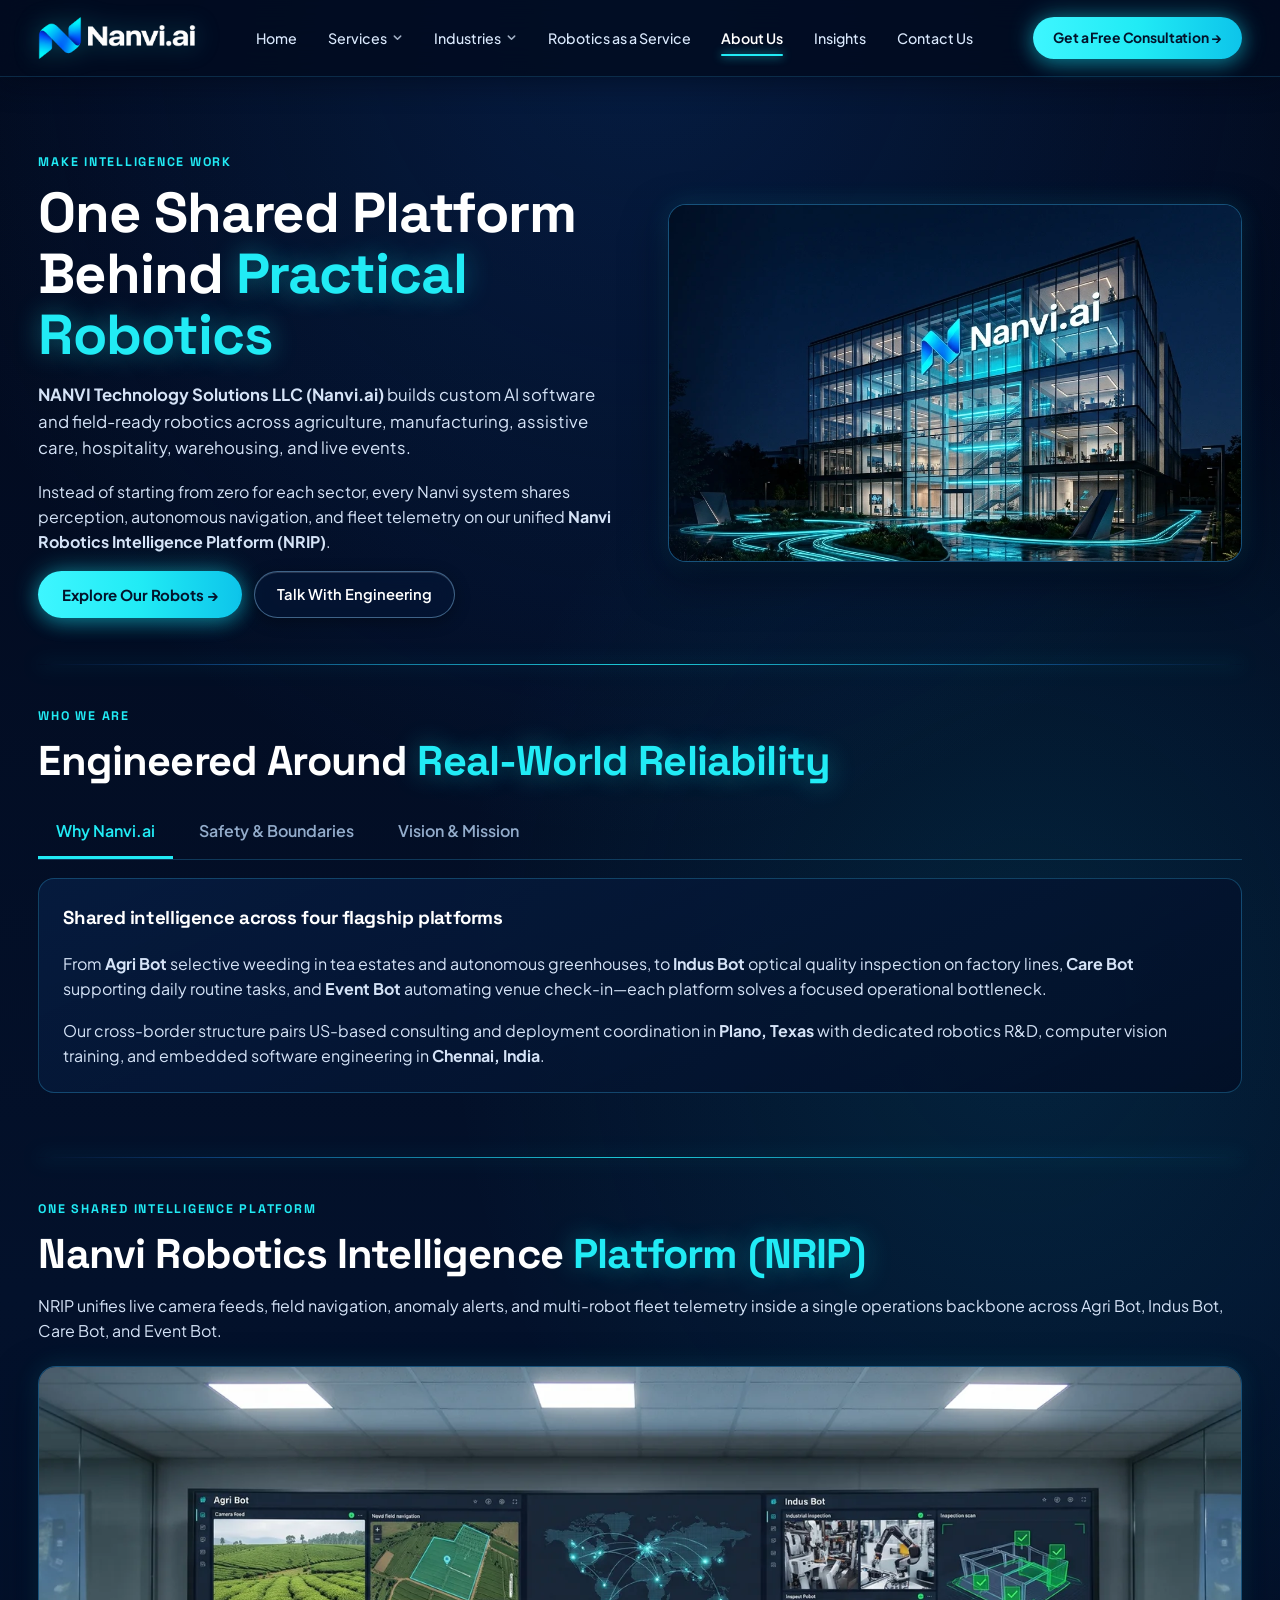
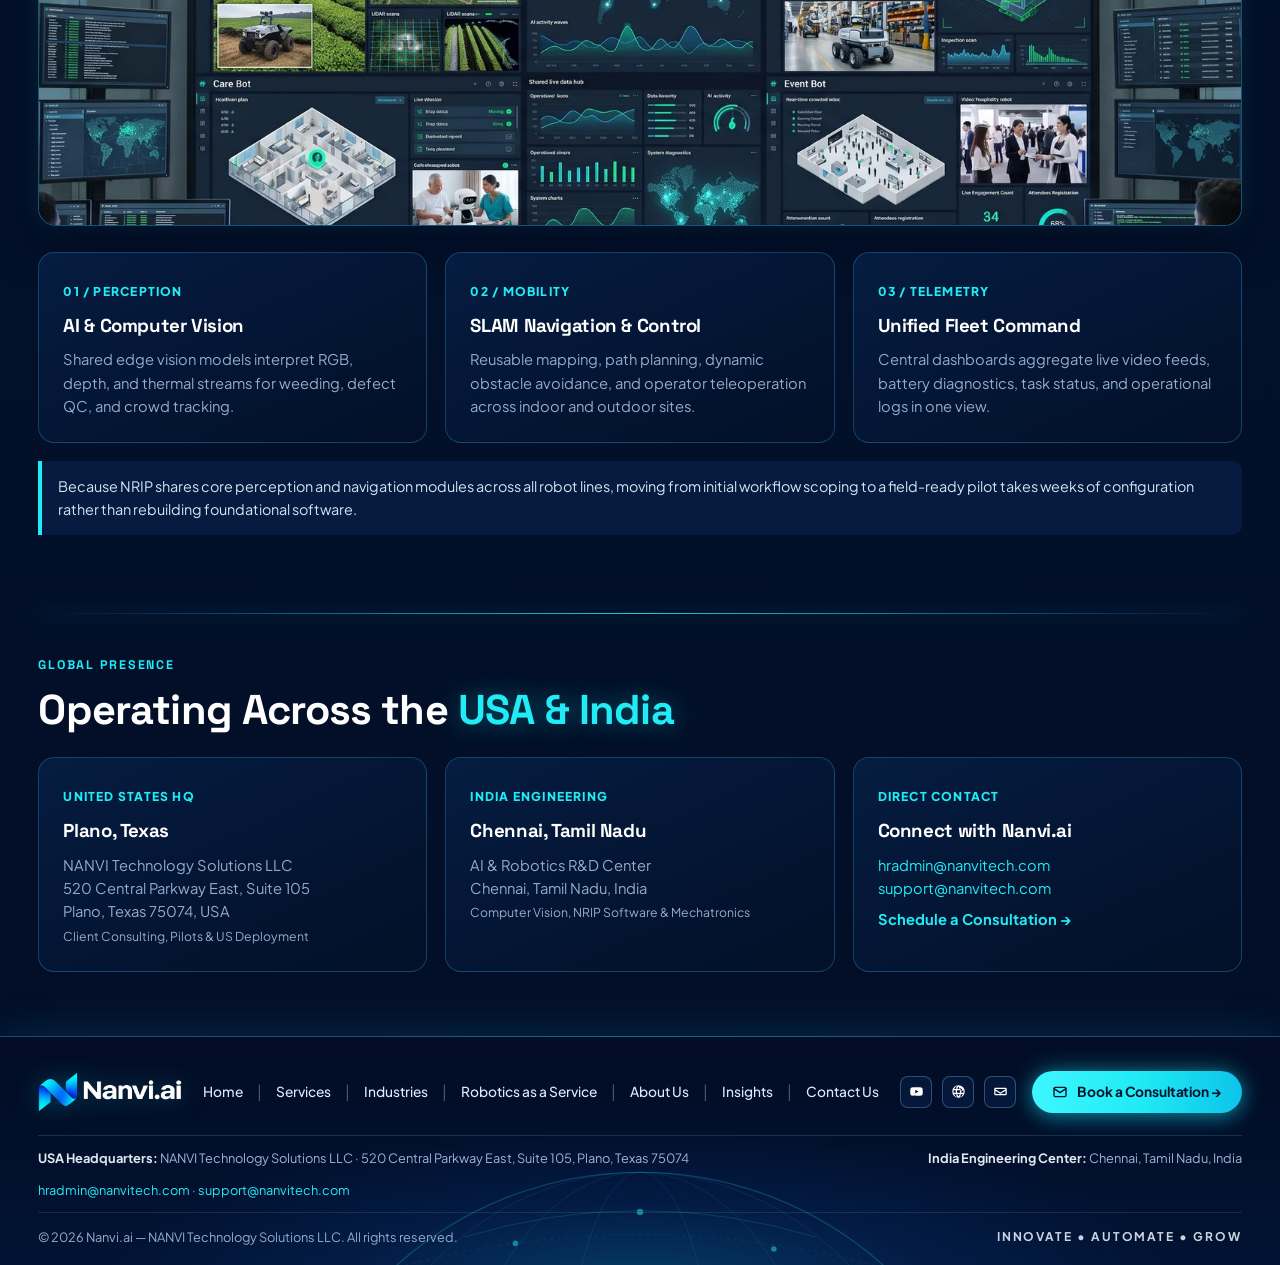
<file: static/about.html>
<!DOCTYPE html>
<html lang="en">

<head>
  <link rel="icon" type="image/png" href="images/favicon.png?v=20261124c">
  <meta charset="utf-8">
  <meta name="viewport" content="width=device-width, initial-scale=1">
  <title>About Nanvi.ai — NRIP Platform, US &amp; India Hubs | NANVI Technology Solutions LLC</title>
  <meta name="description"
    content="Learn about NANVI Technology Solutions LLC (Nanvi.ai), our Plano TX headquarters, Chennai AI & Robotics R&D center, safety-first robotics principles, and NRIP.">
  <link rel="preconnect" href="https://fonts.googleapis.com">
  <link rel="preconnect" href="https://fonts.gstatic.com" crossorigin>
  <link rel="stylesheet" href="https://fonts.googleapis.com/css2?family=Space+Grotesk:wght@500;600;700&family=Plus+Jakarta+Sans:wght@400;500;600;700&family=Playfair+Display:ital,wght@1,500;1,600&family=JetBrains+Mono:wght@500;700&display=swap">
  <link rel="stylesheet" href="site.css?v=20261124b">
</head>

<body>
  <main class="page-wrap">
    <section class="page-hero">
      <div>
        <span class="eyebrow">Make Intelligence Work</span>
        <h1>One Shared Platform Behind <span>Practical Robotics</span></h1>
        <p class="lead"><strong>NANVI Technology Solutions LLC (Nanvi.ai)</strong> builds custom AI software and
          field-ready robotics across agriculture, manufacturing, assistive care, hospitality, warehousing, and live
          events.</p>
        <p>Instead of starting from zero for each sector, every Nanvi system shares perception, autonomous navigation,
          and fleet telemetry on our unified <strong>Nanvi Robotics Intelligence Platform (NRIP)</strong>.</p>
        <div style="display:flex;gap:12px;flex-wrap:wrap;margin-top:16px;">
          <a class="btn-cyan" href="projects.html">Explore Our Robots &rarr;</a>
          <a class="btn-glass" href="contact.html">Talk With Engineering</a>
        </div>
      </div>
      <div class="media-frame">
        <img src="images/about-nanvi-hq.webp" alt="Nanvi.ai futuristic glass corporate headquarters">
      </div>
    </section>

    <div class="energy-divider" aria-hidden="true"></div>

    <section class="content-section" aria-labelledby="about-tabs-heading">
      <span class="eyebrow">Who We Are</span>
      <h2 id="about-tabs-heading">Engineered Around <span>Real-World Reliability</span></h2>
      <div class="tabs" role="tablist" aria-label="About Nanvi.ai">
        <button id="tab-about" type="button" role="tab" aria-selected="true" aria-controls="panel-about" data-tab>Why
          Nanvi.ai</button>
        <button id="tab-safety" type="button" role="tab" aria-selected="false" aria-controls="panel-safety" data-tab
          tabindex="-1">Safety &amp; Boundaries</button>
        <button id="tab-mission" type="button" role="tab" aria-selected="false" aria-controls="panel-mission" data-tab
          tabindex="-1">Vision &amp; Mission</button>
      </div>
      <div class="tab-panel" id="panel-about" role="tabpanel" aria-labelledby="tab-about" data-tab-panel>
        <h3>Shared intelligence across four flagship platforms</h3>
        <p>From <strong>Agri Bot</strong> selective weeding in tea estates and autonomous greenhouses, to <strong>Indus
            Bot</strong> optical quality inspection on factory lines, <strong>Care Bot</strong> supporting daily routine
          tasks, and <strong>Event Bot</strong> automating venue check-in—each platform solves a focused operational
          bottleneck.</p>
        <p>Our cross-border structure pairs US-based consulting and deployment coordination in <strong>Plano,
            Texas</strong> with dedicated robotics R&amp;D, computer vision training, and embedded software engineering
          in
          <strong>Chennai, India</strong>.
        </p>
      </div>
      <div class="tab-panel" id="panel-safety" role="tabpanel" aria-labelledby="tab-safety" data-tab-panel hidden>
        <h3>Transparent human-in-the-loop safety boundaries</h3>
        <p>Practical autonomy requires knowing what a robot should—and should never—do. Every mobile platform uses LiDAR
          and optical obstacle envelopes around people, while industrial cells include hardware/software emergency stops
          and human override telemetry.</p>
        <p>In healthcare and rehabilitation settings, <strong>Care Bot</strong> strictly handles non-clinical support
          such as item fetching, schedule reminders, and supply transport—it never lifts patients, administers
          medication, or makes medical decisions.</p>
      </div>
      <div class="tab-panel" id="panel-mission" role="tabpanel" aria-labelledby="tab-mission" data-tab-panel hidden>
        <h3>Smarter Solutions. A Better Tomorrow.</h3>
        <p><strong>Our Vision:</strong> A future where responsible AI and accessible robotics remove hazardous,
          repetitive drudgery so human teams can focus on craft, strategy, and direct care.</p>
        <p><strong>Our Mission:</strong> Deliver reliable, modular AI software and autonomous robotics—available as
          custom
          enterprise builds or flexible Robotics-as-a-Service (RaaS)—through close engineering partnership.</p>
      </div>
    </section>

    <div class="energy-divider" aria-hidden="true"></div>

    <section class="content-section" id="nrip">
      <span class="eyebrow">One Shared Intelligence Platform</span>
      <h2>Nanvi Robotics Intelligence <span>Platform (NRIP)</span></h2>
      <p class="lead">NRIP unifies live camera feeds, field navigation, anomaly alerts, and multi-robot fleet telemetry
        inside a single operations backbone across Agri Bot, Indus Bot, Care Bot, and Event Bot.</p>
      <div class="media-frame" style="margin: 22px 0 26px;">
        <img src="images/Gemini_Generated_Image_k6mq1qk6mq1qk6mq.webp"
          alt="Nanvi Robotics Intelligence Platform (NRIP) command wall monitoring Agri Bot, Indus Bot, Care Bot, and Event Bot">
      </div>
      <div class="value-grid">
        <article class="value-card">
          <span class="service-number">01 / PERCEPTION</span>
          <h3>AI &amp; Computer Vision</h3>
          <p>Shared edge vision models interpret RGB, depth, and thermal streams for weeding, defect QC, and crowd
            tracking.</p>
        </article>
        <article class="value-card">
          <span class="service-number">02 / MOBILITY</span>
          <h3>SLAM Navigation &amp; Control</h3>
          <p>Reusable mapping, path planning, dynamic obstacle avoidance, and operator teleoperation across indoor and
            outdoor sites.</p>
        </article>
        <article class="value-card">
          <span class="service-number">03 / TELEMETRY</span>
          <h3>Unified Fleet Command</h3>
          <p>Central dashboards aggregate live video feeds, battery diagnostics, task status, and operational logs in
            one
            view.</p>
        </article>
      </div>
      <p class="portfolio-note">Because NRIP shares core perception and navigation modules across all robot lines,
        moving from initial workflow scoping to a field-ready pilot takes weeks of configuration rather than rebuilding
        foundational software.</p>
    </section>

    <div class="energy-divider" aria-hidden="true"></div>

    <section class="content-section" aria-labelledby="offices-heading">
      <span class="eyebrow">Global Presence</span>
      <h2 id="offices-heading">Operating Across the <span>USA &amp; India</span></h2>
      <div class="value-grid">
        <article class="value-card">
          <span class="service-number">UNITED STATES HQ</span>
          <h3>Plano, Texas</h3>
          <p>NANVI Technology Solutions LLC<br>520 Central Parkway East, Suite 105<br>Plano, Texas 75074, USA<br><small
              style="color:var(--muted);">Client Consulting, Pilots &amp; US Deployment</small></p>
        </article>
        <article class="value-card">
          <span class="service-number">INDIA ENGINEERING</span>
          <h3>Chennai, Tamil Nadu</h3>
          <p>AI &amp; Robotics R&amp;D Center<br>Chennai, Tamil Nadu, India<br><small
              style="color:var(--muted);">Computer Vision, NRIP Software &amp; Mechatronics</small></p>
        </article>
        <article class="value-card">
          <span class="service-number">DIRECT CONTACT</span>
          <h3>Connect with Nanvi.ai</h3>
          <p><a href="mailto:hradmin@nanvitech.com">hradmin@nanvitech.com</a><br><a
              href="mailto:support@nanvitech.com">support@nanvitech.com</a><br><a href="contact.html"
              style="display:inline-block;margin-top:8px;font-weight:700;">Schedule a Consultation &rarr;</a></p>
        </article>
      </div>
    </section>
  </main>
  <script src="site.js?v=20261124c"></script>
</body>

</html>
</file>
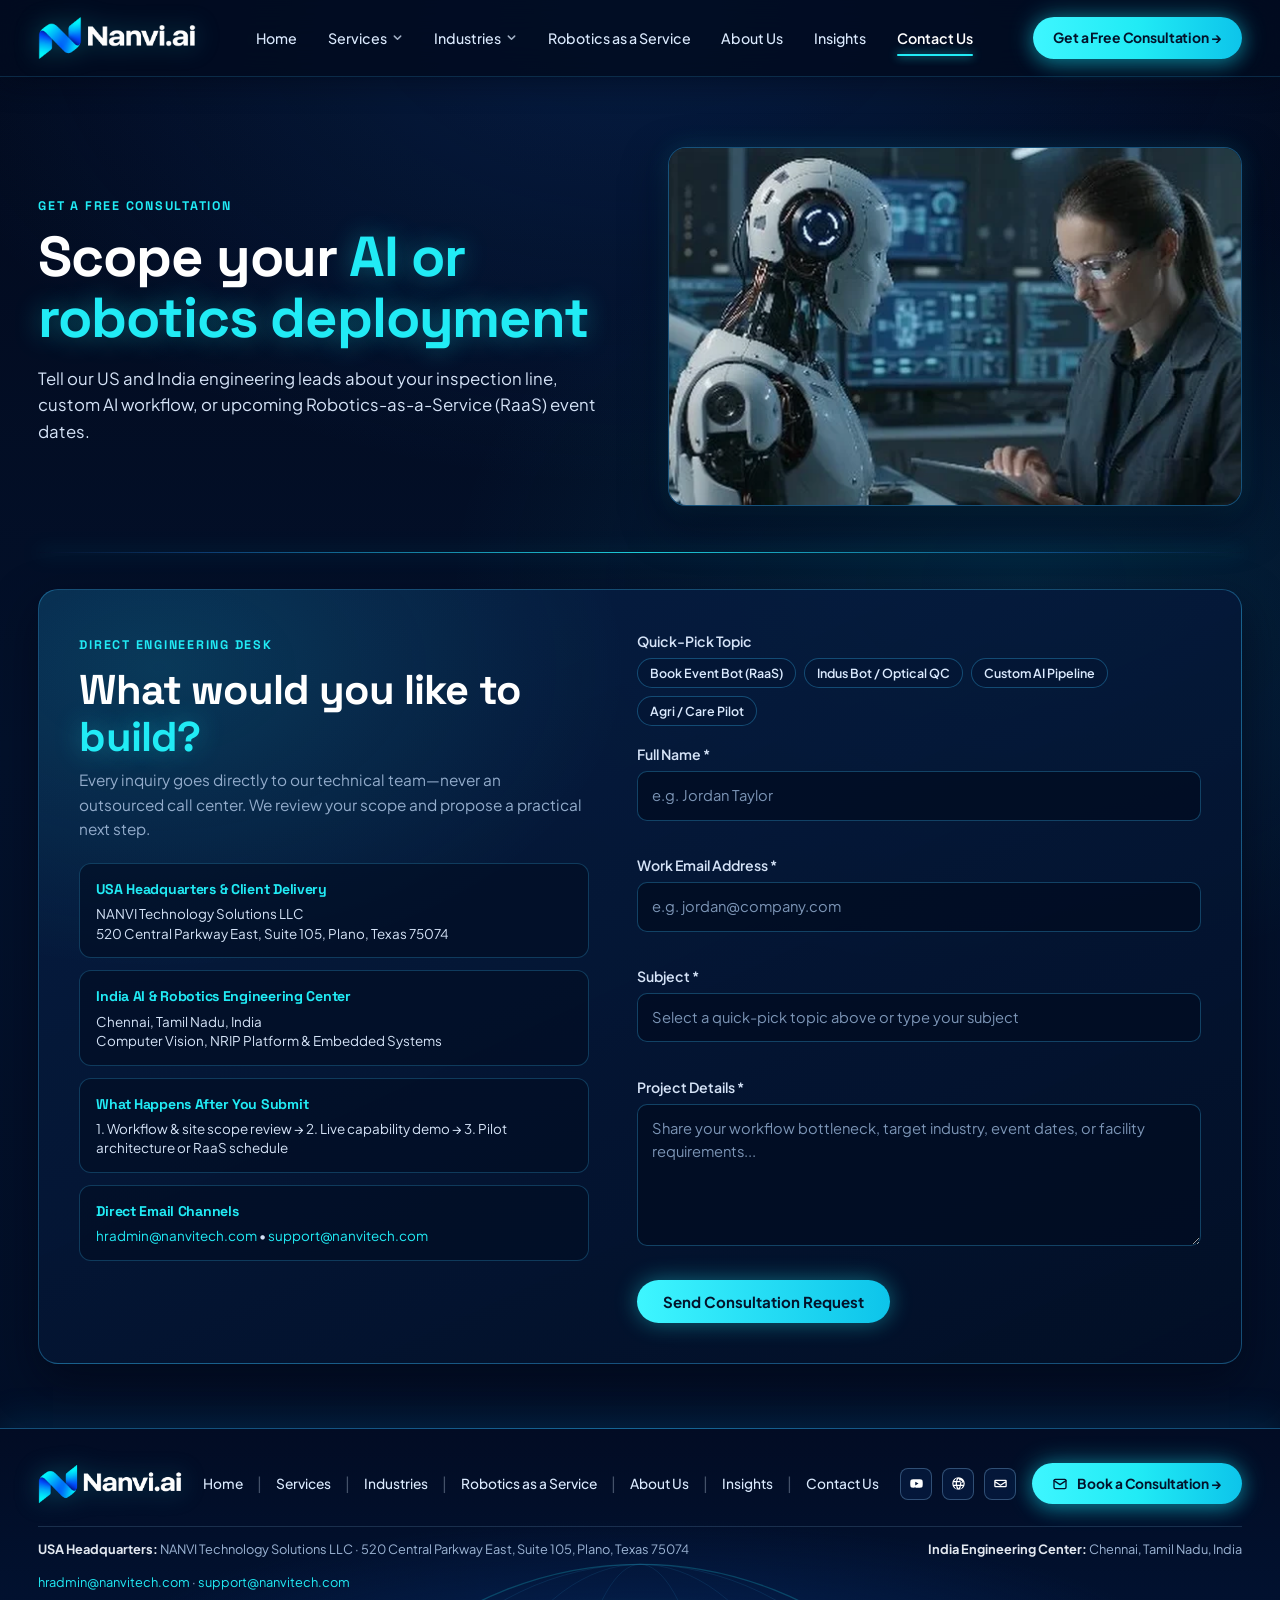
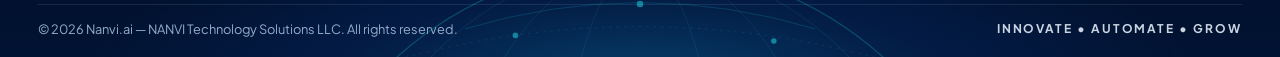
<file: static/contact.html>
<!DOCTYPE html>
<html lang="en">

<head>
  <link rel="icon" type="image/png" href="images/favicon.png?v=20261124c">
  <meta charset="utf-8">
  <meta name="viewport" content="width=device-width, initial-scale=1">
  <title>Contact Us — Free Consultation &amp; RaaS Booking | Nanvi.ai</title>
  <meta name="description"
    content="Request a free consultation with NANVI Technology Solutions LLC (Nanvi.ai) for custom AI pipelines, industrial robotics pilots, or Event Bot RaaS rentals.">
  <link rel="preconnect" href="https://fonts.googleapis.com">
  <link rel="preconnect" href="https://fonts.gstatic.com" crossorigin>
  <link rel="stylesheet" href="https://fonts.googleapis.com/css2?family=Space+Grotesk:wght@500;600;700&family=Plus+Jakarta+Sans:wght@400;500;600;700&family=Playfair+Display:ital,wght@1,500;1,600&family=JetBrains+Mono:wght@500;700&display=swap">
  <link rel="stylesheet" href="site.css?v=20261124b">
</head>

<body>
  <main class="page-wrap">
    <section class="page-hero">
      <div>
        <span class="eyebrow">Get a Free Consultation</span>
        <h1>Scope your <span>AI or robotics deployment</span></h1>
        <p class="lead">Tell our US and India engineering leads about your inspection line, custom AI workflow, or
          upcoming Robotics-as-a-Service (RaaS) event dates.</p>
      </div>
      <div class="media-frame">
        <video autoplay muted loop playsinline preload="metadata" poster="images/thumbs/humanoid-engineer-tablet.webp">
          <source src="videos/humanoid-engineer-tablet.mp4" type="video/mp4">
        </video>
      </div>
    </section>

    <div class="energy-divider" aria-hidden="true"></div>

    <section class="content-section" id="contact-section">
      <div class="contact-glass-panel">
        <div>
          <span class="eyebrow">Direct Engineering Desk</span>
          <h2>What would you like to <span>build?</span></h2>
          <p class="section-sub">Every inquiry goes directly to our technical team—never an outsourced call center. We
            review your scope and propose a practical next step.</p>

          <div class="office-badges">
            <div class="office-mini-card">
              <h4>USA Headquarters &amp; Client Delivery</h4>
              <p>NANVI Technology Solutions LLC<br>520 Central Parkway East, Suite 105, Plano, Texas 75074</p>
            </div>
            <div class="office-mini-card">
              <h4>India AI &amp; Robotics Engineering Center</h4>
              <p>Chennai, Tamil Nadu, India<br>Computer Vision, NRIP Platform &amp; Embedded Systems</p>
            </div>
            <div class="office-mini-card">
              <h4>What Happens After You Submit</h4>
              <p>1. Workflow &amp; site scope review &rarr; 2. Live capability demo &rarr; 3. Pilot architecture or RaaS
                schedule</p>
            </div>
            <div class="office-mini-card">
              <h4>Direct Email Channels</h4>
              <p><a href="mailto:hradmin@nanvitech.com">hradmin@nanvitech.com</a> &bull; <a
                  href="mailto:support@nanvitech.com">support@nanvitech.com</a></p>
            </div>
          </div>
        </div>

        <form class="contact-form" id="contact-form" novalidate>
          <!-- Honeypot anti-spam trap (invisible to human users) -->
          <div class="hp-field" aria-hidden="true">
            <label for="contact-website">Website URL (leave blank)</label>
            <input id="contact-website" name="website" type="text" tabindex="-1" autocomplete="off">
          </div>

          <div class="form-group">
            <label>Quick-Pick Topic</label>
            <div class="subject-chips" role="group" aria-label="Quick select inquiry topic">
              <button type="button" class="subject-chip"
                data-subject-fill="Robotics as a Service (RaaS) Event Booking">Book
                Event Bot (RaaS)</button>
              <button type="button" class="subject-chip"
                data-subject-fill="Indus Bot Optical QC & Factory Automation">Indus
                Bot / Optical QC</button>
              <button type="button" class="subject-chip" data-subject-fill="Custom AI Software & Vision Pipeline">Custom
                AI
                Pipeline</button>
              <button type="button" class="subject-chip" data-subject-fill="Agri Bot or Care Bot Pilot Enquiry">Agri /
                Care Pilot</button>
            </div>
          </div>

          <div class="form-group">
            <label for="contact-name">Full Name * <span class="req" aria-hidden="true"></span></label>
            <input id="contact-name" name="name" type="text" maxlength="100" autocomplete="name"
              placeholder="e.g. Jordan Taylor" required aria-describedby="err-name">
            <span class="field-error" id="err-name" role="alert" aria-live="polite"></span>
          </div>

          <div class="form-group">
            <label for="contact-email">Work Email Address * <span class="req" aria-hidden="true"></span></label>
            <input id="contact-email" name="email" type="email" maxlength="254" autocomplete="email"
              placeholder="e.g. jordan@company.com" required aria-describedby="err-email">
            <span class="field-error" id="err-email" role="alert" aria-live="polite"></span>
          </div>

          <div class="form-group">
            <label for="contact-subject">Subject * <span class="req" aria-hidden="true"></span></label>
            <input id="contact-subject" name="subject" type="text" maxlength="150"
              placeholder="Select a quick-pick topic above or type your subject" required
              aria-describedby="err-subject">
            <span class="field-error" id="err-subject" role="alert" aria-live="polite"></span>
          </div>

          <div class="form-group">
            <label for="contact-message">Project Details * <span class="req" aria-hidden="true"></span></label>
            <textarea id="contact-message" name="message" rows="5" maxlength="5000"
              placeholder="Share your workflow bottleneck, target industry, event dates, or facility requirements..."
              required aria-describedby="err-message"></textarea>
            <span class="field-error" id="err-message" role="alert" aria-live="polite"></span>
          </div>

          <div class="form-actions">
            <button type="submit" id="contact-submit" class="contact-submit-btn">
              <span class="btn-text">Send Consultation Request</span>
              <span class="btn-spinner" aria-hidden="true"></span>
            </button>
          </div>

          <div id="contact-alert" class="form-alert" role="alert" aria-live="polite" hidden></div>
        </form>
      </div>
    </section>
  </main>
  <script src="site.js?v=20261124c"></script>
</body>

</html>
</file>
<file: static/site.css>
:root {
  --bg-void: #02091c;
  --bg-deep: #031029;
  --bg-band: #021333;
  --bg-footer: #011230;
  --card-top: rgba(8, 36, 78, 0.72);
  --card-bot: rgba(3, 18, 45, 0.88);
  --card-hover-top: rgba(13, 55, 114, 0.86);
  --card-hover-bot: rgba(5, 27, 65, 0.94);

  --text: #ffffff;
  --text-soft: #d5e3f7;
  --muted: #93accb;

  --cyan: #21ebf5;
  --cyan-bright: #3ef6ff;
  --cyan-mid: #0dc4ea;
  --blue-glow: #1d6ef5;
  --btn-text: #03132b;

  --border: rgba(56, 189, 248, 0.28);
  --border-bright: rgba(33, 235, 245, 0.65);

  /* Compatibility aliases for subpages & inline scripts */
  --bg: #02091c;
  --card: rgba(6, 28, 62, 0.78);
  --a: #21ebf5;
  --b: #0ea5e9;
  --line: rgba(56, 189, 248, 0.26);

  --container-max: 1360px;
  --gutter: clamp(16px, 3vw, 40px);
  --radius-card: 16px;
  --radius-pill: 999px;

  --font-display: "Space Grotesk", "Bahnschrift", "Segoe UI Variable Display", -apple-system, BlinkMacSystemFont, "Segoe UI", sans-serif;
  --font-sans: "Plus Jakarta Sans", "Segoe UI Variable Text", -apple-system, BlinkMacSystemFont, "Segoe UI", Roboto, sans-serif;
  --font-serif-italic: "Playfair Display", "Sitka Display", Georgia, serif;
  --font-mono: "JetBrains Mono", "Cascadia Code", Consolas, ui-monospace, monospace;
}

*,
*::before,
*::after {
  box-sizing: border-box;
}

html {
  scroll-behavior: smooth;
  scroll-padding-top: 84px;
  background: var(--bg-void);
}

body {
  margin: 0;
  background:
    radial-gradient(ellipse 90% 45% at 50% 0%, rgba(14, 90, 185, 0.24) 0%, transparent 65%),
    radial-gradient(ellipse 75% 40% at 80% 35%, rgba(6, 182, 212, 0.12) 0%, transparent 60%),
    linear-gradient(180deg, #02091c 0%, #03112b 45%, #020e26 100%);
  color: var(--text);
  font-family: var(--font-sans);
  line-height: 1.58;
  overflow-x: hidden;
  -webkit-font-smoothing: antialiased;
  -moz-osx-font-smoothing: grayscale;
  text-rendering: optimizeLegibility;
}

h1,
h2,
h3,
h4 {
  font-family: var(--font-display);
  letter-spacing: -0.02em;
}

a {
  color: var(--cyan);
  text-decoration: none;
  transition: color 0.2s ease, opacity 0.2s ease;
}

img,
video {
  max-width: 100%;
}

/* Custom sleek scrollbar */
::-webkit-scrollbar {
  width: 9px;
}

::-webkit-scrollbar-track {
  background: #02091c;
}

::-webkit-scrollbar-thumb {
  background: linear-gradient(180deg, #0ea5e9, #21ebf5);
  border-radius: 99px;
}

/* =========================================================
   UTILITIES & SHARED BUTTONS
   ========================================================= */
.container {
  max-width: var(--container-max);
  width: 100%;
  margin: 0 auto;
  padding-inline: var(--gutter);
}

.cyan-text {
  color: var(--cyan);
  text-shadow: 0 0 28px rgba(33, 235, 245, 0.45);
}

.btn-cyan {
  display: inline-flex;
  align-items: center;
  justify-content: center;
  gap: 9px;
  padding: 12px 24px;
  border-radius: var(--radius-pill);
  border: 0;
  background: linear-gradient(90deg, var(--cyan-bright) 0%, var(--cyan) 50%, var(--cyan-mid) 100%);
  color: var(--btn-text);
  font-family: inherit;
  font-size: 0.94rem;
  font-weight: 700;
  letter-spacing: -0.01em;
  cursor: pointer;
  text-decoration: none;
  white-space: nowrap;
  box-shadow: 0 0 24px rgba(33, 235, 245, 0.44), 0 6px 18px rgba(6, 182, 212, 0.28);
  transition: transform 0.2s ease, box-shadow 0.2s ease, filter 0.2s ease;
}

.btn-cyan:hover {
  transform: translateY(-2px);
  filter: brightness(1.07);
  box-shadow: 0 0 34px rgba(33, 235, 245, 0.65), 0 10px 24px rgba(6, 182, 212, 0.4);
  color: var(--btn-text);
}

.btn-glass {
  display: inline-flex;
  align-items: center;
  justify-content: center;
  gap: 9px;
  padding: 11px 22px;
  border-radius: var(--radius-pill);
  border: 1px solid rgba(148, 210, 255, 0.42);
  background: rgba(5, 24, 56, 0.58);
  backdrop-filter: blur(12px);
  -webkit-backdrop-filter: blur(12px);
  color: #ffffff;
  font-family: inherit;
  font-size: 0.92rem;
  font-weight: 600;
  cursor: pointer;
  text-decoration: none;
  white-space: nowrap;
  box-shadow: inset 0 1px 0 rgba(255, 255, 255, 0.14), 0 4px 16px rgba(0, 0, 0, 0.3);
  transition: transform 0.2s ease, border-color 0.2s ease, background 0.2s ease, box-shadow 0.2s ease;
}

.btn-glass:hover {
  transform: translateY(-2px);
  background: rgba(11, 44, 96, 0.78);
  border-color: var(--cyan);
  box-shadow: 0 0 20px rgba(33, 235, 245, 0.25);
  color: #ffffff;
}

.btn-glass--sm {
  padding: 8px 17px;
  font-size: 0.82rem;
}

.energy-divider {
  position: relative;
  width: 100%;
  height: 1px;
  background: linear-gradient(90deg,
      transparent 0%,
      rgba(30, 144, 255, 0.35) 14%,
      rgba(33, 235, 245, 0.85) 50%,
      rgba(30, 144, 255, 0.35) 86%,
      transparent 100%);
  box-shadow: 0 0 18px rgba(33, 235, 245, 0.55);
  z-index: 2;
}

/* =========================================================
   HEADER NAVIGATION
   ========================================================= */
.site-header {
  position: sticky;
  top: 0;
  z-index: 1000;
  width: 100%;
  background: rgba(2, 11, 32, 0.84);
  backdrop-filter: blur(16px);
  -webkit-backdrop-filter: blur(16px);
  border-bottom: 1px solid rgba(56, 189, 248, 0.18);
  box-shadow: 0 6px 28px rgba(0, 6, 20, 0.45);
}

.site-header .site-nav {
  display: flex;
  align-items: center;
  justify-content: space-between;
  gap: 18px;
  max-width: var(--container-max);
  width: 100%;
  min-height: 76px;
  margin: 0 auto;
  padding: 0 var(--gutter);
}

/* Brand Logo */
.brand {
  display: inline-flex;
  align-items: center;
  gap: 11px;
  text-decoration: none;
  flex-shrink: 0;
}

.brand-mark {
  width: 44px;
  height: 44px;
  flex-shrink: 0;
  filter: drop-shadow(0 0 10px rgba(33, 235, 245, 0.45));
  transition: transform 0.25s ease;
}

.brand:hover .brand-mark,
.brand:hover .brand-logo-img {
  transform: scale(1.03);
}

.brand-logo-img {
  display: block;
  height: 44px;
  width: auto;
  object-fit: contain;
  filter: drop-shadow(0 0 12px rgba(33, 235, 245, 0.25));
  transition: transform 0.25s ease;
}

.site-footer .brand-logo-img {
  height: 40px;
}

@media (max-width: 600px) {
  .brand-logo-img {
    height: 35px;
  }
}

.brand-wordmark {
  display: flex;
  flex-direction: column;
  line-height: 1.05;
}

.brand-name {
  font-family: var(--font-display);
  font-size: 1.52rem;
  font-weight: 700;
  letter-spacing: -0.025em;
  color: #ffffff;
}

.brand-name span {
  color: #dff8ff;
}

.brand-sub {
  margin-top: 2px;
  font-size: 0.72rem;
  font-weight: 500;
  color: #cbd5e1;
  letter-spacing: 0.02em;
}

/* Desktop Links */
.nav-links {
  display: flex;
  align-items: center;
  gap: clamp(4px, 0.7vw, 12px);
}

.nav-item {
  position: relative;
}

.nav-link {
  position: relative;
  display: inline-flex;
  align-items: center;
  gap: 5px;
  padding: 9px 11px;
  color: #dbeafe;
  font-size: 0.89rem;
  font-weight: 500;
  text-decoration: none;
  white-space: nowrap;
  border-radius: 8px;
  transition: color 0.2s ease, background 0.2s ease;
}

.nav-link:hover {
  color: #ffffff;
  background: rgba(33, 235, 245, 0.08);
}

.nav-link[aria-current="page"] {
  color: #ffffff;
  font-weight: 600;
}

.nav-link[aria-current="page"]::after {
  content: "";
  position: absolute;
  left: 11px;
  right: 11px;
  bottom: 2px;
  height: 2px;
  border-radius: 2px;
  background: var(--cyan);
  box-shadow: 0 0 10px var(--cyan);
}

.nav-chevron {
  width: 11px;
  height: 11px;
  opacity: 0.75;
  transition: transform 0.2s ease;
}

.nav-item:hover .nav-chevron,
.nav-item:focus-within .nav-chevron {
  transform: rotate(180deg);
}

/* Dropdown panel */
.nav-dropdown {
  position: absolute;
  top: calc(100% + 8px);
  left: 0;
  min-width: 245px;
  padding: 8px;
  border-radius: 14px;
  border: 1px solid rgba(56, 189, 248, 0.35);
  background: rgba(4, 19, 48, 0.96);
  backdrop-filter: blur(18px);
  -webkit-backdrop-filter: blur(18px);
  box-shadow: 0 18px 42px rgba(0, 0, 0, 0.55), 0 0 24px rgba(33, 235, 245, 0.14);
  opacity: 0;
  visibility: hidden;
  transform: translateY(6px);
  transition: opacity 0.18s ease, transform 0.18s ease, visibility 0.18s ease;
  z-index: 1100;
}

.nav-item:hover .nav-dropdown,
.nav-item:focus-within .nav-dropdown {
  opacity: 1;
  visibility: visible;
  transform: translateY(0);
}

.nav-dropdown a {
  display: flex;
  align-items: center;
  justify-content: space-between;
  padding: 9px 12px;
  border-radius: 9px;
  color: #dbeafe;
  font-size: 0.86rem;
  font-weight: 500;
}

.nav-dropdown a:hover {
  background: rgba(33, 235, 245, 0.12);
  color: var(--cyan);
}

.nav-dropdown .dd-divider {
  height: 1px;
  margin: 5px 8px;
  background: rgba(56, 189, 248, 0.2);
}

.nav-cta-wrap {
  flex-shrink: 0;
}

.nav-cta {
  padding: 10px 20px;
  font-size: 0.87rem;
}

/* Mobile Nav */
.mobile-nav {
  display: none;
  position: relative;
}

.mobile-nav summary {
  display: inline-flex;
  align-items: center;
  gap: 8px;
  padding: 8px 14px;
  border: 1px solid var(--border);
  border-radius: 99px;
  background: rgba(5, 24, 56, 0.72);
  color: #ffffff;
  font-size: 0.88rem;
  font-weight: 600;
  cursor: pointer;
  list-style: none;
}

.mobile-nav summary::-webkit-details-marker {
  display: none;
}

.mobile-links {
  position: absolute;
  top: calc(100% + 10px);
  right: 0;
  width: 265px;
  display: grid;
  gap: 4px;
  padding: 12px;
  border-radius: 16px;
  border: 1px solid rgba(56, 189, 248, 0.35);
  background: rgba(3, 16, 42, 0.98);
  backdrop-filter: blur(18px);
  box-shadow: 0 20px 44px rgba(0, 0, 0, 0.65);
  z-index: 1200;
}

.mobile-links a {
  padding: 10px 14px;
  border-radius: 10px;
  color: #e2e8f0;
  font-size: 0.92rem;
  font-weight: 600;
}

.mobile-links a:hover,
.mobile-links a[aria-current="page"] {
  background: rgba(33, 235, 245, 0.14);
  color: var(--cyan);
}

.mobile-links .mobile-cta {
  margin-top: 6px;
  justify-content: center;
  color: var(--btn-text) !important;
}

@media (max-width: 1120px) {

  .nav-links,
  .nav-cta-wrap {
    display: none;
  }

  .mobile-nav {
    display: block;
  }
}

/* =========================================================
   HERO SECTION (100% Reference Match)
   ========================================================= */
.hero-replica {
  position: relative;
  width: 100%;
  min-height: 540px;
  padding: clamp(46px, 5.5vw, 76px) 0 clamp(54px, 6vw, 82px);
  overflow: hidden;
  background: #02091c;
}

.hero-backdrop {
  position: absolute;
  inset: 0;
  z-index: 0;
  pointer-events: none;
}

.hero-bg-video {
  position: absolute;
  inset: 0;
  width: 100%;
  height: 100%;
  object-fit: cover;
  object-position: center 22%;
  opacity: 1;
  filter: saturate(1.12) contrast(1.06);
}

.hero-scrim {
  position: absolute;
  inset: 0;
  background:
    linear-gradient(90deg, rgba(2, 9, 28, 0.92) 0%, rgba(2, 10, 31, 0.78) 34%, rgba(2, 11, 34, 0.28) 56%, rgba(2, 10, 31, 0.14) 100%),
    linear-gradient(180deg, rgba(2, 9, 28, 0.42) 0%, transparent 22%, transparent 76%, #020d28 100%);
}

.hero-grid {
  position: relative;
  z-index: 3;
  display: grid;
  grid-template-columns: minmax(0, 1.15fr) minmax(0, 0.85fr);
  align-items: center;
  gap: 24px;
}

.hero-copy {
  max-width: 680px;
}

.hero-title {
  margin: 0 0 14px;
  font-family: var(--font-display);
  font-size: clamp(2.2rem, 3.95vw, 3.55rem);
  font-weight: 700;
  line-height: 1.06;
  letter-spacing: -0.025em;
  color: #ffffff;
  text-shadow: 0 4px 26px rgba(0, 0, 0, 0.65);
}

@media (min-width: 1080px) {
  .hero-title {
    white-space: nowrap;
  }
}

.hero-title .accent {
  color: var(--cyan);
  text-shadow: 0 0 32px rgba(33, 235, 245, 0.45);
}

.hero-subheadline {
  margin: 0 0 16px;
  font-family: var(--font-display);
  font-size: clamp(1.06rem, 1.68vw, 1.4rem);
  font-weight: 600;
  color: #f8fafc;
  letter-spacing: -0.01em;
}

.hero-desc {
  margin: 0 0 28px;
  max-width: 560px;
  font-size: clamp(0.95rem, 1.15vw, 1.06rem);
  color: #d0dff3;
  line-height: 1.6;
}

.hero-actions {
  display: flex;
  flex-wrap: wrap;
  align-items: center;
  gap: 14px;
}

.play-icon-circle {
  display: inline-grid;
  place-items: center;
  width: 22px;
  height: 22px;
  border-radius: 50%;
  border: 1.5px solid rgba(255, 255, 255, 0.85);
  font-size: 0.66rem;
  padding-left: 2px;
}

.hero-right-stage {
  position: relative;
  align-self: stretch;
  min-height: 360px;
  display: flex;
  flex-direction: column;
  justify-content: space-between;
  align-items: flex-end;
}

.hero-tagline-float {
  align-self: flex-end;
  margin-top: -40px;
  padding: 6px 14px;
  border-radius: 12px;
  background: radial-gradient(ellipse at center, rgba(2, 11, 34, 0.72) 0%, transparent 80%);
  text-align: right;
  font-family: var(--font-serif-italic);
  font-style: italic;
  font-weight: 500;
  font-size: clamp(1.15rem, 1.75vw, 1.56rem);
  line-height: 1.24;
  letter-spacing: 0.01em;
  color: #f0f9ff;
  text-shadow: 0 0 22px rgba(33, 235, 245, 0.65), 0 2px 12px rgba(0, 0, 0, 0.92);
  transform: rotate(-3deg);
  pointer-events: none;
}

@keyframes pulseDot {

  0%,
  100% {
    opacity: 1;
    transform: scale(1);
  }

  50% {
    opacity: 0.45;
    transform: scale(0.8);
  }
}

/* =========================================================
   BAND 2: OUR SERVICES (Asymmetric Left Intro + 4 Cards)
   ========================================================= */
.band-section {
  position: relative;
  padding: clamp(32px, 4vw, 52px) 0;
  background: radial-gradient(ellipse 80% 70% at 55% 50%, rgba(12, 74, 150, 0.18) 0%, transparent 72%);
}

.band-split {
  display: grid;
  grid-template-columns: 245px minmax(0, 1fr);
  align-items: center;
  gap: clamp(20px, 2.5vw, 34px);
}

.band-intro h2 {
  margin: 0 0 10px;
  font-size: clamp(1.7rem, 2.4vw, 2.15rem);
  font-weight: 700;
  line-height: 1.15;
  color: #ffffff;
}

.band-intro p {
  margin: 0 0 18px;
  font-size: 0.9rem;
  color: #c2d4ec;
  line-height: 1.5;
}

.services-cards-grid {
  display: grid;
  grid-template-columns: repeat(4, minmax(0, 1fr));
  gap: 16px;
}

.service-glass-card {
  position: relative;
  display: flex;
  flex-direction: column;
  align-items: center;
  text-align: center;
  padding: 24px 20px 46px;
  min-height: 220px;
  border-radius: var(--radius-card);
  border: 1px solid rgba(56, 189, 248, 0.34);
  background:
    radial-gradient(ellipse 75% 45% at 50% 0%, rgba(33, 235, 245, 0.14) 0%, transparent 70%),
    linear-gradient(160deg, var(--card-top) 0%, var(--card-bot) 100%);
  backdrop-filter: blur(14px);
  -webkit-backdrop-filter: blur(14px);
  box-shadow: inset 0 1px 0 rgba(255, 255, 255, 0.12), 0 14px 30px rgba(0, 7, 24, 0.42);
  color: #ffffff;
  text-decoration: none;
  transition: transform 0.24s ease, border-color 0.24s ease, box-shadow 0.24s ease, background 0.24s ease;
}

.service-glass-card:hover {
  transform: translateY(-4px);
  border-color: var(--cyan);
  background:
    radial-gradient(ellipse 85% 55% at 50% 0%, rgba(33, 235, 245, 0.24) 0%, transparent 72%),
    linear-gradient(160deg, var(--card-hover-top) 0%, var(--card-hover-bot) 100%);
  box-shadow: 0 0 28px rgba(33, 235, 245, 0.22), 0 18px 36px rgba(0, 7, 24, 0.55);
}

.service-pill-tag {
  display: inline-block;
  margin-bottom: 10px;
  padding: 3px 10px;
  border-radius: 99px;
  border: 1px solid rgba(33, 235, 245, 0.32);
  background: rgba(33, 235, 245, 0.1);
  color: var(--cyan);
  font-size: 0.68rem;
  font-weight: 700;
  letter-spacing: 0.08em;
  text-transform: uppercase;
}

.service-icon-glow {
  position: relative;
  width: 86px;
  height: 86px;
  display: grid;
  place-items: center;
  margin-bottom: 14px;
  color: var(--cyan);
  filter: drop-shadow(0 8px 18px rgba(0, 8, 24, 0.72)) drop-shadow(0 0 16px rgba(33, 235, 245, 0.34));
  transition: transform 0.26s ease, filter 0.26s ease;
}

.service-icon-glow::before {
  content: "";
  position: absolute;
  inset: 6px;
  border-radius: 50%;
  background: radial-gradient(circle, rgba(33, 235, 245, 0.22) 0%, rgba(14, 165, 233, 0.08) 52%, transparent 74%);
  z-index: 0;
  pointer-events: none;
  transition: opacity 0.26s ease, transform 0.26s ease;
}

.service-icon-glow svg {
  position: relative;
  z-index: 1;
  width: 82px;
  height: 82px;
}

.service-glass-card:hover .service-icon-glow {
  transform: translateY(-3px) scale(1.06);
  filter: drop-shadow(0 12px 22px rgba(0, 8, 24, 0.85)) drop-shadow(0 0 24px rgba(33, 235, 245, 0.56));
}

.service-glass-card:hover .service-icon-glow::before {
  transform: scale(1.12);
}

.service-glass-card h3 {
  margin: 0 0 8px;
  font-size: 1.02rem;
  font-weight: 700;
  color: #ffffff;
  line-height: 1.25;
}

.service-glass-card p {
  margin: 0;
  font-size: 0.82rem;
  color: #bfd3ee;
  line-height: 1.48;
}

.card-circle-arrow {
  position: absolute;
  right: 14px;
  bottom: 14px;
  width: 26px;
  height: 26px;
  display: grid;
  place-items: center;
  border-radius: 50%;
  border: 1px solid rgba(56, 189, 248, 0.48);
  background: rgba(3, 23, 55, 0.72);
  color: #dbeafe;
  font-size: 0.8rem;
  transition: background 0.2s ease, border-color 0.2s ease, color 0.2s ease, transform 0.2s ease;
}

.service-glass-card:hover .card-circle-arrow {
  background: var(--cyan);
  border-color: var(--cyan);
  color: var(--btn-text);
  transform: translateX(2px);
}

/* =========================================================
   BAND 3: INDUSTRIES WE SERVE (Left Intro + 6 Video Cards)
   ========================================================= */
.industries-band {
  background: radial-gradient(ellipse 85% 65% at 58% 50%, rgba(10, 62, 128, 0.16) 0%, transparent 72%);
}

.industries-grid {
  display: grid;
  grid-template-columns: repeat(6, minmax(0, 1fr));
  gap: 14px;
}

.industry-card {
  position: relative;
  display: block;
  aspect-ratio: 1.08 / 1;
  border-radius: 14px;
  overflow: hidden;
  border: 1px solid rgba(56, 189, 248, 0.34);
  background: #041634;
  cursor: pointer;
  box-shadow: 0 12px 26px rgba(0, 6, 20, 0.45);
  transition: transform 0.25s ease, border-color 0.25s ease, box-shadow 0.25s ease;
}

.industry-card:hover {
  transform: translateY(-4px);
  border-color: var(--cyan);
  box-shadow: 0 0 24px rgba(33, 235, 245, 0.3), 0 16px 34px rgba(0, 6, 20, 0.65);
}

.industry-media {
  position: absolute;
  inset: 0;
  width: 100%;
  height: 100%;
}

.industry-media img,
.industry-media video {
  position: absolute;
  inset: 0;
  width: 100%;
  height: 100%;
  object-fit: cover;
  display: block;
  transition: transform 0.45s ease, opacity 0.3s ease;
}

.industry-media video {
  opacity: 0;
  pointer-events: none;
}

.industry-card.is-playing .industry-media video,
.industry-card:hover .industry-media video {
  opacity: 1;
}

.industry-card:hover .industry-media img {
  transform: scale(1.06);
}

.industry-overlay {
  position: absolute;
  inset: 0;
  background: linear-gradient(180deg, rgba(2, 12, 34, 0.08) 0%, rgba(2, 14, 38, 0.36) 52%, rgba(2, 13, 36, 0.94) 100%);
  pointer-events: none;
}

.industry-play-hint {
  position: absolute;
  top: 8px;
  right: 8px;
  width: 24px;
  height: 24px;
  border-radius: 50%;
  background: rgba(2, 16, 42, 0.72);
  border: 1px solid rgba(33, 235, 245, 0.55);
  color: var(--cyan);
  display: grid;
  place-items: center;
  font-size: 0.62rem;
  opacity: 0.82;
  transition: opacity 0.2s ease, transform 0.2s ease;
}

.industry-card:hover .industry-play-hint {
  opacity: 1;
  transform: scale(1.1);
}

.industry-label {
  position: absolute;
  left: 10px;
  right: 10px;
  bottom: 10px;
  display: flex;
  flex-direction: column;
  align-items: center;
  gap: 2px;
  text-align: center;
  color: #ffffff;
  text-shadow: 0 2px 10px rgba(0, 0, 0, 0.85);
}

.industry-label-main {
  display: inline-flex;
  align-items: center;
  justify-content: center;
  gap: 6px;
  font-size: 0.9rem;
  font-weight: 700;
}

.industry-label-sub {
  font-size: 0.68rem;
  font-weight: 600;
  color: #bae6fd;
  letter-spacing: 0.02em;
}

.industry-label svg {
  width: 16px;
  height: 16px;
  color: var(--cyan);
  flex-shrink: 0;
  filter: drop-shadow(0 0 6px rgba(33, 235, 245, 0.65));
}

/* =========================================================
   BAND 4: FEATURE BENTO (2-Up About & RaaS + Full-Width Briefs)
   ========================================================= */
.bento-band {
  padding: clamp(32px, 4vw, 52px) 0 clamp(44px, 5vw, 66px);
}

.bento-grid {
  display: grid;
  grid-template-columns: repeat(2, minmax(0, 1fr));
  gap: 18px;
  align-items: stretch;
}

.bento-card {
  position: relative;
  border-radius: var(--radius-card);
  border: 1px solid rgba(56, 189, 248, 0.34);
  background: linear-gradient(155deg, rgba(6, 30, 68, 0.84) 0%, rgba(2, 16, 40, 0.94) 100%);
  backdrop-filter: blur(16px);
  -webkit-backdrop-filter: blur(16px);
  overflow: hidden;
  box-shadow: inset 0 1px 0 rgba(255, 255, 255, 0.1), 0 16px 38px rgba(0, 6, 20, 0.48);
}

/* Bento 1: About Nanvi.ai */
.bento-about {
  display: grid;
  grid-template-columns: 1.2fr 0.8fr;
  align-items: stretch;
}

.bento-about-copy {
  position: relative;
  z-index: 2;
  padding: 26px 22px 26px 26px;
  display: flex;
  flex-direction: column;
  justify-content: space-between;
  gap: 16px;
}

.bento-about-copy h2 {
  margin: 0 0 10px;
  font-size: 1.55rem;
  font-weight: 700;
  line-height: 1.18;
}

.bento-about-copy p {
  margin: 0 0 10px;
  font-size: 0.9rem;
  color: #cfe0f5;
  line-height: 1.58;
}

.bento-hub-pills {
  display: flex;
  flex-wrap: wrap;
  gap: 8px;
  margin-top: 6px;
}

.bento-hub-pills span {
  padding: 4px 10px;
  border-radius: 99px;
  border: 1px solid rgba(56, 189, 248, 0.28);
  background: rgba(3, 18, 44, 0.72);
  color: #bae6fd;
  font-size: 0.73rem;
  font-weight: 600;
}

.bento-about-media {
  position: relative;
  min-height: 260px;
  overflow: hidden;
}

.bento-about-media img {
  position: absolute;
  inset: 0;
  width: 100%;
  height: 100%;
  object-fit: cover;
  object-position: 60% center;
}

.bento-about-media::before {
  content: "";
  position: absolute;
  inset: 0;
  background: linear-gradient(90deg, rgba(4, 21, 50, 0.95) 0%, rgba(4, 21, 50, 0.35) 38%, transparent 72%);
  z-index: 1;
}

/* Bento 2: Robotics as a Service */
.bento-raas {
  display: grid;
  grid-template-columns: 1.22fr 0.78fr;
  align-items: stretch;
  background:
    radial-gradient(circle at 75% 35%, rgba(33, 235, 245, 0.16) 0%, transparent 60%),
    linear-gradient(155deg, rgba(8, 36, 80, 0.86) 0%, rgba(2, 16, 40, 0.95) 100%);
}

.bento-raas-copy {
  position: relative;
  z-index: 2;
  padding: 26px 18px 26px 26px;
  display: flex;
  flex-direction: column;
}

.bento-raas-copy h2 {
  margin: 0 0 8px;
  font-size: 1.52rem;
  font-weight: 700;
  line-height: 1.18;
  letter-spacing: -0.015em;
}

.bento-raas-sub {
  margin: 0 0 14px;
  font-size: 0.9rem;
  color: #dbeafe;
  line-height: 1.48;
}

.raas-checklist {
  list-style: none;
  margin: 0 0 20px;
  padding: 0;
  display: grid;
  gap: 9px;
}

.raas-checklist li {
  display: flex;
  align-items: center;
  gap: 9px;
  font-size: 0.86rem;
  color: #e2eeff;
}

.raas-check {
  width: 17px;
  height: 17px;
  border-radius: 50%;
  background: rgba(33, 235, 245, 0.16);
  border: 1px solid var(--cyan);
  color: var(--cyan);
  display: inline-grid;
  place-items: center;
  font-size: 0.64rem;
  font-weight: 800;
  flex-shrink: 0;
}

.bento-raas-copy .btn-cyan {
  align-self: flex-start;
  margin-top: auto;
  padding: 10px 20px;
  font-size: 0.86rem;
}

.bento-raas-media {
  position: relative;
  min-height: 260px;
  overflow: hidden;
}

.bento-raas-media img,
.bento-raas-media video {
  position: absolute;
  inset: 0;
  width: 100%;
  height: 100%;
  object-fit: cover;
  object-position: center top;
}

.bento-raas-media::before {
  content: "";
  position: absolute;
  inset: 0;
  background: linear-gradient(90deg, rgba(4, 21, 50, 0.92) 0%, rgba(4, 21, 50, 0.18) 38%, transparent 72%);
  z-index: 1;
}

/* Bento 3: Engineering Briefs / Latest Insights (Full-Width Bottom Band) */
.bento-insights {
  grid-column: 1 / -1;
  padding: 24px;
  display: flex;
  flex-direction: column;
}

.insights-header {
  display: flex;
  align-items: center;
  justify-content: space-between;
  gap: 12px;
  margin-bottom: 16px;
}

.insights-header h2 {
  margin: 0;
  font-size: 1.45rem;
  font-weight: 700;
}

.insights-viewall {
  background: transparent;
  border: 0;
  padding: 0;
  font-family: inherit;
  font-size: 0.86rem;
  font-weight: 600;
  color: var(--cyan);
  display: inline-flex;
  align-items: center;
  gap: 5px;
  cursor: pointer;
}

.insights-viewall:hover {
  color: #ffffff;
}

.insights-grid {
  display: grid;
  grid-template-columns: repeat(3, minmax(0, 1fr));
  gap: 16px;
  flex: 1;
}

.insight-mini-card {
  display: flex;
  flex-direction: column;
  border-radius: 12px;
  overflow: hidden;
  border: 1px solid rgba(56, 189, 248, 0.25);
  background: rgba(3, 18, 46, 0.88);
  cursor: pointer;
  text-align: left;
  padding: 0;
  color: inherit;
  font-family: inherit;
  transition: transform 0.22s ease, border-color 0.22s ease, box-shadow 0.22s ease;
}

.insight-mini-card:hover {
  transform: translateY(-3px);
  border-color: var(--cyan);
  box-shadow: 0 10px 24px rgba(0, 0, 0, 0.48);
}

.insight-thumb {
  position: relative;
  width: 100%;
  aspect-ratio: 16 / 9;
  overflow: hidden;
  background: #020c20;
}

.insight-thumb img {
  width: 100%;
  height: 100%;
  object-fit: cover;
  display: block;
  transition: transform 0.35s ease;
}

.insight-mini-card:hover .insight-thumb img {
  transform: scale(1.06);
}

.insight-body {
  padding: 14px 16px 16px;
  display: flex;
  flex-direction: column;
  gap: 6px;
  flex: 1;
}

.insight-date {
  font-size: 0.72rem;
  color: var(--cyan);
  font-weight: 700;
  letter-spacing: 0.06em;
  text-transform: uppercase;
}

.insight-body h3 {
  margin: 0;
  font-size: 0.98rem;
  font-weight: 700;
  line-height: 1.32;
  color: #f8fafc;
}

.insight-excerpt {
  margin: 2px 0 0;
  font-size: 0.82rem;
  color: var(--muted);
  line-height: 1.48;
}

/* =========================================================
   BAND 5: VIDEO REEL SHOWCASE (All Workspace Robotics Videos)
   ========================================================= */
.showcase-section {
  padding: clamp(48px, 6vw, 76px) 0;
  background:
    radial-gradient(ellipse 70% 50% at 20% 20%, rgba(14, 165, 233, 0.12) 0%, transparent 65%),
    radial-gradient(ellipse 70% 50% at 85% 80%, rgba(33, 235, 245, 0.1) 0%, transparent 65%);
}

.section-heading-row {
  display: flex;
  flex-wrap: wrap;
  align-items: flex-end;
  justify-content: space-between;
  gap: 20px;
  margin-bottom: 26px;
}

.eyebrow {
  display: inline-flex;
  align-items: center;
  gap: 8px;
  margin-bottom: 10px;
  color: var(--cyan);
  font-family: var(--font-display);
  font-size: 0.78rem;
  font-weight: 700;
  letter-spacing: 0.14em;
  text-transform: uppercase;
}

.section-heading-row h2,
.content-section h2,
.sim-section h2 {
  margin: 0 0 8px;
  font-family: var(--font-display);
  font-size: clamp(1.8rem, 3.25vw, 2.6rem);
  font-weight: 700;
  line-height: 1.14;
  color: #ffffff;
}

.section-sub {
  margin: 0;
  max-width: 650px;
  font-size: 0.96rem;
  color: var(--muted);
}

.filter-pills {
  display: flex;
  flex-wrap: wrap;
  gap: 8px;
  margin-bottom: 24px;
}

.filter-pill {
  padding: 8px 16px;
  border-radius: var(--radius-pill);
  border: 1px solid rgba(56, 189, 248, 0.28);
  background: rgba(5, 23, 56, 0.65);
  color: #cfe0f5;
  font-family: inherit;
  font-size: 0.84rem;
  font-weight: 600;
  cursor: pointer;
  transition: all 0.2s ease;
}

.filter-pill:hover {
  border-color: var(--cyan);
  color: #ffffff;
}

.filter-pill.is-active {
  background: linear-gradient(90deg, var(--cyan-bright), var(--cyan-mid));
  border-color: transparent;
  color: var(--btn-text);
  box-shadow: 0 0 18px rgba(33, 235, 245, 0.42);
}

.video-showcase-grid {
  display: grid;
  grid-template-columns: repeat(4, minmax(0, 1fr));
  gap: 18px;
}

.video-showcase-grid[data-layout="cols-3"],
.video-showcase-grid[data-layout="featured-3"] {
  grid-template-columns: repeat(3, minmax(0, 1fr));
}

.video-tile--featured {
  grid-column: 1 / -1;
  display: grid !important;
  grid-template-columns: 1.15fr 0.85fr;
  align-items: stretch;
}

.video-tile--featured .video-tile-media {
  aspect-ratio: 16 / 9;
  height: 100%;
}

.video-tile--featured .video-tile-body {
  padding: clamp(18px, 2.5vw, 28px);
  justify-content: center;
  gap: 10px;
}

.video-tile--featured .video-tile-body h3 {
  font-size: 1.28rem;
}

.video-tile--featured .video-tile-body p {
  font-size: 0.92rem;
  line-height: 1.58;
}

.video-featured-cta {
  margin-top: 8px;
  display: inline-flex;
  align-items: center;
  gap: 6px;
  color: var(--cyan);
  font-size: 0.84rem;
  font-weight: 700;
}

.showcase-more-wrap {
  display: flex;
  justify-content: center;
  margin-top: 26px;
}

.showcase-more-wrap[hidden] {
  display: none;
}

.video-tile {
  position: relative;
  display: flex;
  flex-direction: column;
  border-radius: 15px;
  overflow: hidden;
  border: 1px solid rgba(56, 189, 248, 0.28);
  background: linear-gradient(160deg, rgba(7, 32, 72, 0.78) 0%, rgba(3, 17, 42, 0.92) 100%);
  cursor: pointer;
  transition: transform 0.24s ease, border-color 0.24s ease, box-shadow 0.24s ease;
}

.video-tile[hidden] {
  display: none;
}

.video-tile:hover {
  transform: translateY(-4px);
  border-color: var(--cyan);
  box-shadow: 0 0 26px rgba(33, 235, 245, 0.22), 0 16px 32px rgba(0, 6, 20, 0.55);
}

.video-tile-media {
  position: relative;
  aspect-ratio: 16 / 9;
  overflow: hidden;
  background: #020b1f;
}

.video-tile-media img,
.video-tile-media video {
  position: absolute;
  inset: 0;
  width: 100%;
  height: 100%;
  object-fit: cover;
  display: block;
}

.video-tile-media video {
  opacity: 0;
  transition: opacity 0.25s ease;
}

.video-tile.is-playing .video-tile-media video,
.video-tile:hover .video-tile-media video {
  opacity: 1;
}

.v-play-btn {
  position: absolute;
  right: 10px;
  bottom: 10px;
  width: 34px;
  height: 34px;
  border-radius: 50%;
  background: rgba(3, 19, 48, 0.82);
  border: 1px solid var(--cyan);
  color: var(--cyan);
  display: grid;
  place-items: center;
  font-size: 0.78rem;
  z-index: 2;
  transition: background 0.2s ease, color 0.2s ease, transform 0.2s ease;
}

.video-tile:hover .v-play-btn {
  background: var(--cyan);
  color: var(--btn-text);
  transform: scale(1.08);
}

.video-tile-body {
  padding: 14px 16px 16px;
  display: flex;
  flex-direction: column;
  gap: 5px;
  flex: 1;
}

.video-tile-body h3 {
  margin: 0;
  font-size: 0.96rem;
  font-weight: 700;
  color: #ffffff;
}

.video-tile-body p {
  margin: 0;
  font-size: 0.8rem;
  color: var(--muted);
  line-height: 1.45;
}

/* =========================================================
   BAND 6: LIVE AI SIMULATIONS & STATS
   ========================================================= */
.stats-strip {
  display: grid;
  grid-template-columns: repeat(4, minmax(0, 1fr));
  gap: 16px;
  margin-bottom: 44px;
}

.stat-glass {
  padding: 20px 18px;
  border-radius: 15px;
  border: 1px solid rgba(56, 189, 248, 0.3);
  background: linear-gradient(155deg, rgba(8, 35, 76, 0.72), rgba(3, 17, 42, 0.88));
  text-align: center;
  box-shadow: 0 10px 26px rgba(0, 6, 20, 0.4);
}

.stat-glass b {
  display: block;
  font-family: var(--font-display);
  font-size: clamp(1.75rem, 2.9vw, 2.35rem);
  font-weight: 700;
  color: var(--cyan);
  text-shadow: 0 0 22px rgba(33, 235, 245, 0.35);
}

.stat-glass span {
  font-size: 0.86rem;
  color: var(--text-soft);
  font-weight: 600;
}

.sim-section {
  padding: clamp(46px, 5.5vw, 72px) 0;
}

.demo {
  display: grid;
  grid-template-columns: 1.05fr 0.95fr;
  gap: clamp(22px, 3.2vw, 40px);
  align-items: center;
  margin-bottom: 36px;
  padding: clamp(18px, 2.5vw, 28px);
  border-radius: 18px;
  border: 1px solid rgba(56, 189, 248, 0.28);
  background: linear-gradient(155deg, rgba(7, 30, 68, 0.7), rgba(2, 15, 38, 0.88));
  backdrop-filter: blur(12px);
}

.demo:last-child {
  margin-bottom: 0;
}

.demo:nth-child(even) .scr {
  order: 2;
}

.scr {
  position: relative;
  border-radius: 14px;
  overflow: hidden;
  border: 1px solid rgba(33, 235, 245, 0.35);
  background: #020c1f;
  box-shadow: 0 12px 32px rgba(0, 10, 30, 0.6), 0 0 22px rgba(33, 235, 245, 0.12);
}

.scr canvas,
.scr video {
  display: block;
  width: 100%;
  aspect-ratio: 16 / 9;
  object-fit: cover;
}

.rec {
  position: absolute;
  top: 10px;
  left: 12px;
  z-index: 2;
  padding: 4px 10px;
  border-radius: 99px;
  background: rgba(2, 13, 34, 0.78);
  border: 1px solid rgba(56, 189, 248, 0.38);
  color: #e2e8f0;
  font: 600 0.71rem/1.2 var(--font-mono);
  letter-spacing: 0.04em;
  display: inline-flex;
  align-items: center;
  gap: 7px;
}

.rec i {
  width: 8px;
  height: 8px;
  border-radius: 50%;
  background: var(--cyan);
  box-shadow: 0 0 8px var(--cyan);
  animation: pulseDot 1.2s infinite;
}

.pp {
  position: absolute;
  bottom: 10px;
  right: 10px;
  z-index: 2;
  padding: 5px 14px;
  border-radius: 99px;
  background: rgba(3, 20, 48, 0.86);
  border: 1px solid rgba(33, 235, 245, 0.45);
  color: #ffffff;
  font-family: inherit;
  font-size: 0.78rem;
  font-weight: 600;
  cursor: pointer;
}

.pp:hover {
  background: var(--cyan);
  color: var(--btn-text);
}

.demo h3 {
  margin: 0 0 10px;
  font-size: 1.42rem;
  color: #ffffff;
}

.demo p {
  margin: 0 0 14px;
  color: var(--text-soft);
  font-size: 0.94rem;
}

.demo ul {
  margin: 0;
  padding-left: 18px;
  color: var(--muted);
  display: grid;
  gap: 6px;
  font-size: 0.9rem;
}

/* =========================================================
   CONTACT CTA SECTION & SHARED FORMS
   ========================================================= */
.cta-contact-band {
  padding: clamp(44px, 5vw, 68px) 0;
}

.contact-glass-panel {
  display: grid;
  grid-template-columns: 0.95fr 1.05fr;
  gap: clamp(24px, 4vw, 48px);
  padding: clamp(24px, 3.6vw, 40px);
  border-radius: 20px;
  border: 1px solid rgba(56, 189, 248, 0.34);
  background:
    radial-gradient(ellipse 60% 60% at 10% 10%, rgba(33, 235, 245, 0.14) 0%, transparent 65%),
    linear-gradient(155deg, rgba(7, 32, 72, 0.82) 0%, rgba(2, 15, 38, 0.94) 100%);
  box-shadow: 0 18px 44px rgba(0, 6, 20, 0.55);
}

.office-badges {
  display: grid;
  gap: 12px;
  margin-top: 22px;
}

.office-mini-card {
  padding: 14px 16px;
  border-radius: 12px;
  border: 1px solid rgba(56, 189, 248, 0.25);
  background: rgba(2, 14, 36, 0.68);
}

.office-mini-card h4 {
  margin: 0 0 4px;
  color: var(--cyan);
  font-size: 0.88rem;
  font-weight: 700;
}

.office-mini-card p {
  margin: 0;
  color: var(--text-soft);
  font-size: 0.84rem;
  line-height: 1.45;
}

.contact-form,
#f {
  display: grid;
  gap: 13px;
  width: 100%;
  max-width: 620px;
}

.contact-form .form-group {
  display: grid;
  gap: 6px;
}

.contact-form label,
.contact-form .form-group>label {
  color: var(--text-soft);
  font-size: 0.88rem;
  font-weight: 600;
}

.contact-form input,
.contact-form textarea,
.contact-form select,
#f input,
#f textarea,
#f select {
  width: 100%;
  padding: 12px 14px;
  border: 1px solid rgba(56, 189, 248, 0.3);
  border-radius: 10px;
  background: rgba(2, 13, 35, 0.82);
  color: #ffffff;
  font: inherit;
  font-size: 0.92rem;
  transition: border-color 0.2s ease, box-shadow 0.2s ease;
}

.contact-form select option,
#f select option {
  background: #03112b;
  color: #ffffff;
}

.contact-form input::placeholder,
.contact-form textarea::placeholder,
#f input::placeholder,
#f textarea::placeholder {
  color: #7c95b6;
}

.contact-form input:focus,
.contact-form textarea:focus,
.contact-form select:focus,
#f input:focus,
#f textarea:focus,
#f select:focus {
  outline: none;
  border-color: var(--cyan);
  box-shadow: 0 0 0 3px rgba(33, 235, 245, 0.16);
}

.subject-chips {
  display: flex;
  flex-wrap: wrap;
  gap: 8px;
  margin-bottom: 4px;
}

.subject-chip {
  padding: 6px 12px;
  border-radius: 99px;
  border: 1px solid rgba(56, 189, 248, 0.32);
  background: rgba(4, 21, 52, 0.72);
  color: #dbeafe;
  font-family: inherit;
  font-size: 0.78rem;
  font-weight: 600;
  cursor: pointer;
  transition: all 0.2s ease;
}

.subject-chip:hover,
.subject-chip.is-selected {
  border-color: var(--cyan);
  background: rgba(33, 235, 245, 0.16);
  color: var(--cyan);
}

.contact-form input.is-invalid,
.contact-form textarea.is-invalid {
  border-color: #fb7185;
  background: rgba(65, 14, 28, 0.45);
}

.field-error {
  min-height: 1.1em;
  color: #fda4af;
  font-size: 0.82rem;
}

.hp-field {
  position: absolute;
  left: -9999px;
  width: 1px;
  height: 1px;
  overflow: hidden;
  opacity: 0;
}

.form-actions {
  display: flex;
  align-items: center;
  gap: 12px;
}

.contact-submit-btn {
  display: inline-flex;
  align-items: center;
  justify-content: center;
  gap: 10px;
  padding: 12px 26px;
  border-radius: var(--radius-pill);
  border: 0;
  background: linear-gradient(90deg, var(--cyan-bright), var(--cyan-mid));
  color: var(--btn-text);
  font-family: inherit;
  font-size: 0.94rem;
  font-weight: 700;
  cursor: pointer;
  box-shadow: 0 0 22px rgba(33, 235, 245, 0.4);
  transition: transform 0.2s ease, box-shadow 0.2s ease;
}

.contact-submit-btn:hover:not(:disabled) {
  transform: translateY(-2px);
  box-shadow: 0 0 30px rgba(33, 235, 245, 0.6);
}

.contact-submit-btn:disabled {
  opacity: 0.65;
  cursor: not-allowed;
}

.btn-spinner {
  display: none;
  width: 16px;
  height: 16px;
  border: 2px solid rgba(3, 19, 43, 0.35);
  border-top-color: #03132b;
  border-radius: 50%;
  animation: nanvi-spin 0.7s linear infinite;
}

.contact-submit-btn.is-loading .btn-spinner {
  display: inline-block;
}

@keyframes nanvi-spin {
  to {
    transform: rotate(360deg);
  }
}

.form-alert {
  padding: 12px 16px;
  border-radius: 10px;
  border: 1px solid;
  font-size: 0.9rem;
  line-height: 1.5;
}

.form-alert[hidden] {
  display: none;
}

.form-alert.success {
  background: rgba(16, 185, 129, 0.14);
  border-color: rgba(52, 211, 153, 0.55);
  color: #a7f3d0;
}

.form-alert.error {
  background: rgba(244, 63, 94, 0.14);
  border-color: rgba(251, 113, 133, 0.55);
  color: #fecdd3;
}

/* =========================================================
   SHARED SUBPAGE STYLES (about.html, services.html, projects.html, contact.html)
   ========================================================= */
.page-wrap {
  max-width: var(--container-max);
  width: 100%;
  margin: 0 auto;
  padding: 0 var(--gutter);
}

.page-hero {
  display: grid;
  grid-template-columns: 1fr 1fr;
  align-items: center;
  gap: clamp(28px, 4.5vw, 56px);
  padding: clamp(40px, 5.5vw, 72px) 0 46px;
}

.page-hero h1 {
  margin: 0 0 16px;
  font-family: var(--font-display);
  font-size: clamp(2.2rem, 4.4vw, 3.65rem);
  font-weight: 700;
  line-height: 1.08;
  color: #ffffff;
}

.page-hero h1 span,
.content-section h2 span {
  color: var(--cyan);
  text-shadow: 0 0 26px rgba(33, 235, 245, 0.4);
}

.page-hero p,
.content-section>p {
  color: var(--text-soft);
}

.page-hero .lead {
  font-size: 1.05rem;
}

.button-link {
  display: inline-flex;
  align-items: center;
  gap: 8px;
  margin-top: 14px;
  padding: 11px 22px;
  border-radius: var(--radius-pill);
  background: linear-gradient(90deg, var(--cyan-bright), var(--cyan-mid));
  color: var(--btn-text);
  font-weight: 700;
  font-size: 0.92rem;
  box-shadow: 0 0 20px rgba(33, 235, 245, 0.35);
}

.button-link:hover {
  transform: translateY(-2px);
  color: var(--btn-text);
}

.media-frame {
  position: relative;
  width: 100%;
  aspect-ratio: 16 / 10;
  max-height: 460px;
  display: grid;
  place-items: center;
  overflow: hidden;
  border: 1px solid rgba(56, 189, 248, 0.36);
  border-radius: 18px;
  background: #041634;
  box-shadow: 0 18px 44px rgba(0, 6, 22, 0.55), 0 0 24px rgba(33, 235, 245, 0.14);
}

.media-frame img,
.media-frame video {
  width: 100%;
  height: 100%;
  object-fit: cover;
  display: block;
}

.content-section {
  padding: 36px 0 64px;
}

.tabs {
  display: flex;
  flex-wrap: wrap;
  gap: 8px;
  margin: 22px 0 18px;
  border-bottom: 1px solid rgba(56, 189, 248, 0.24);
}

.tabs button {
  padding: 12px 18px;
  border: 0;
  border-bottom: 3px solid transparent;
  background: transparent;
  color: var(--muted);
  cursor: pointer;
  font: inherit;
  font-weight: 600;
}

.tabs button[aria-selected="true"] {
  border-bottom-color: var(--cyan);
  color: var(--cyan);
}

.tab-panel {
  padding: 24px;
  border: 1px solid rgba(56, 189, 248, 0.28);
  border-radius: 16px;
  background: linear-gradient(155deg, rgba(7, 30, 68, 0.78), rgba(2, 15, 38, 0.9));
}

.tab-panel h3 {
  margin-top: 0;
  color: #ffffff;
}

.tab-panel p {
  color: var(--text-soft);
}

.tab-panel p:last-child {
  margin-bottom: 0;
}

.value-grid {
  display: grid;
  grid-template-columns: repeat(3, minmax(0, 1fr));
  gap: 18px;
  margin-top: 24px;
}

.service-grid {
  display: grid;
  grid-template-columns: repeat(4, minmax(0, 1fr));
  gap: 18px;
  margin-top: 24px;
}

.project-grid {
  display: grid;
  grid-template-columns: repeat(2, minmax(0, 1fr));
  gap: 20px;
  margin-top: 24px;
}

.project-grid--2col {
  grid-template-columns: repeat(2, minmax(0, 1fr));
}

.card-bullets {
  margin: 12px 0 0;
  padding-left: 18px;
  color: var(--text-soft);
  font-size: 0.86rem;
  display: grid;
  gap: 5px;
}

.card-actions-row {
  margin-top: auto;
  padding-top: 16px;
  display: flex;
  flex-wrap: wrap;
  align-items: center;
  justify-content: space-between;
  gap: 10px 14px;
}

.card-actions-row a {
  margin-top: 0 !important;
  padding-top: 0 !important;
}

.card-video-btn {
  display: inline-flex;
  align-items: center;
  gap: 6px;
  padding: 6px 13px;
  border-radius: 99px;
  border: 1px solid rgba(56, 189, 248, 0.36);
  background: rgba(4, 21, 52, 0.72);
  color: #e2e8f0;
  font-family: inherit;
  font-size: 0.78rem;
  font-weight: 600;
  cursor: pointer;
  transition: border-color 0.2s ease, background 0.2s ease, color 0.2s ease;
}

.card-video-btn:hover {
  border-color: var(--cyan);
  background: rgba(33, 235, 245, 0.14);
  color: var(--cyan);
}

.before-after-box {
  margin-top: 12px;
  padding: 10px 12px;
  border-radius: 10px;
  border: 1px solid rgba(56, 189, 248, 0.2);
  background: rgba(2, 13, 34, 0.65);
  font-size: 0.82rem;
  line-height: 1.45;
  color: var(--text-soft);
}

.before-after-box strong {
  color: var(--cyan);
}

.value-card,
.service-card,
.project-card {
  overflow: hidden;
  border: 1px solid rgba(56, 189, 248, 0.28);
  border-radius: 16px;
  background: linear-gradient(155deg, rgba(7, 32, 72, 0.78), rgba(2, 16, 40, 0.92));
  transition: transform 0.24s ease, border-color 0.24s ease, box-shadow 0.24s ease;
}

.value-card:hover,
.service-card:hover,
.project-card:hover {
  transform: translateY(-4px);
  border-color: var(--cyan);
  box-shadow: 0 0 26px rgba(33, 235, 245, 0.2);
}

.value-card,
.service-card {
  padding: 24px;
}

.value-card h3,
.service-card h3,
.project-card h3 {
  margin: 0 0 8px;
  color: #ffffff;
}

.value-card p,
.service-card p,
.project-card p {
  margin: 0;
  color: var(--muted);
  font-size: 0.92rem;
}

.service-number {
  display: inline-block;
  margin-bottom: 10px;
  color: var(--cyan);
  font-size: 0.76rem;
  font-weight: 800;
  letter-spacing: 0.1em;
}

.project-card {
  display: flex;
  flex-direction: column;
}

.project-image {
  width: 100%;
  aspect-ratio: 16 / 9;
  min-height: unset;
  border: 0;
  border-radius: 0;
  box-shadow: none;
}

.project-card-copy {
  padding: 22px;
  display: flex;
  flex-direction: column;
  flex-grow: 1;
}

.project-card-copy a {
  margin-top: auto;
  padding-top: 14px;
  font-weight: 700;
  color: var(--cyan);
  display: inline-flex;
  align-items: center;
  gap: 6px;
}

#robot-portfolio .project-grid,
#portfolio .project-grid {
  display: grid;
  grid-template-columns: repeat(2, minmax(0, 1fr));
  gap: 22px;
}

.portfolio-note,
.safety-note {
  margin-top: 18px;
  padding: 14px 16px;
  border-left: 4px solid var(--cyan);
  border-radius: 0 10px 10px 0;
  background: rgba(8, 35, 76, 0.65);
  color: var(--text-soft);
  font-size: 0.9rem;
}

.safety-note {
  border-left-color: #f59e0b;
}

/* =========================================================
   FUTURISTIC GLOBE FOOTER (100% Reference Match)
   ========================================================= */
.site-footer {
  position: relative;
  isolation: isolate;
  overflow: hidden;
  padding: 34px 0 18px;
  background:
    radial-gradient(ellipse 60% 95% at 50% 108%, rgba(14, 165, 233, 0.28) 0%, rgba(5, 38, 92, 0.45) 38%, transparent 72%),
    linear-gradient(180deg, #020c24 0%, #011333 100%);
  border-top: 1px solid rgba(56, 189, 248, 0.35);
  box-shadow: 0 -8px 34px rgba(14, 165, 233, 0.14);
  color: #e2e8f0;
}

.footer-globe-backdrop {
  position: absolute;
  left: 50%;
  bottom: -115px;
  transform: translateX(-50%);
  width: min(860px, 95vw);
  height: 240px;
  pointer-events: none;
  z-index: 0;
  opacity: 0.48;
}

.footer-inner {
  position: relative;
  z-index: 2;
  max-width: var(--container-max);
  margin: 0 auto;
  padding: 0 var(--gutter);
}

.footer-top-bar {
  display: flex;
  flex-wrap: wrap;
  align-items: center;
  justify-content: space-between;
  gap: 20px;
  padding-bottom: 22px;
  border-bottom: 1px solid rgba(148, 210, 255, 0.16);
}

.footer-nav-pipes {
  display: flex;
  flex-wrap: wrap;
  align-items: center;
  justify-content: center;
  gap: 10px 14px;
}

.footer-nav-pipes a {
  color: #dbeafe;
  font-size: 0.86rem;
  font-weight: 500;
}

.footer-nav-pipes a:hover {
  color: var(--cyan);
}

.footer-nav-pipes .pipe {
  color: rgba(148, 163, 184, 0.45);
  user-select: none;
}

.footer-social-cta {
  display: flex;
  align-items: center;
  gap: 16px;
}

.footer-socials {
  display: flex;
  align-items: center;
  gap: 10px;
}

.social-btn {
  width: 32px;
  height: 32px;
  border-radius: 8px;
  border: 1px solid rgba(148, 210, 255, 0.3);
  background: rgba(6, 28, 66, 0.72);
  color: #ffffff;
  display: inline-grid;
  place-items: center;
  transition: border-color 0.2s ease, background 0.2s ease, transform 0.2s ease;
}

.social-btn:hover {
  border-color: var(--cyan);
  background: rgba(33, 235, 245, 0.18);
  color: var(--cyan);
  transform: translateY(-2px);
}

.social-btn svg {
  width: 15px;
  height: 15px;
  fill: currentColor;
}

.footer-offices-strip {
  display: flex;
  flex-wrap: wrap;
  align-items: center;
  justify-content: space-between;
  gap: 12px 24px;
  padding: 12px 0;
  border-bottom: 1px solid rgba(148, 210, 255, 0.12);
  font-size: 0.8rem;
  color: #9cb4d4;
}

.footer-offices-strip strong {
  color: #e2e8f0;
}

.footer-offices-strip a {
  color: var(--cyan);
}

.footer-bottom-bar {
  display: flex;
  flex-wrap: wrap;
  align-items: center;
  justify-content: space-between;
  gap: 12px;
  padding-top: 14px;
  font-size: 0.8rem;
  color: #94accb;
}

.footer-motto {
  letter-spacing: 0.16em;
  font-size: 0.75rem;
  font-weight: 700;
  color: #cbd5e1;
}

/* =========================================================
   THEATER LIGHTBOX & ARTICLE MODAL
   ========================================================= */
.nanvi-modal {
  position: fixed;
  inset: 0;
  z-index: 2000;
  display: grid;
  place-items: center;
  padding: clamp(14px, 3vw, 28px);
  background: rgba(1, 7, 20, 0.86);
  backdrop-filter: blur(14px);
  -webkit-backdrop-filter: blur(14px);
}

.nanvi-modal[hidden] {
  display: none;
}

.nanvi-modal-dialog {
  position: relative;
  width: min(1040px, 100%);
  max-height: 92vh;
  overflow-y: auto;
  border-radius: 20px;
  border: 1px solid rgba(33, 235, 245, 0.45);
  background: linear-gradient(160deg, rgba(6, 29, 68, 0.96), rgba(2, 13, 35, 0.98));
  box-shadow: 0 24px 70px rgba(0, 0, 0, 0.8), 0 0 40px rgba(33, 235, 245, 0.18);
  padding: clamp(18px, 2.5vw, 26px);
}

.modal-header {
  display: flex;
  align-items: flex-start;
  justify-content: space-between;
  gap: 14px;
  margin-bottom: 14px;
}

.modal-header h3 {
  margin: 0;
  font-size: 1.32rem;
  color: #ffffff;
}

.modal-close {
  width: 36px;
  height: 36px;
  border-radius: 50%;
  border: 1px solid rgba(56, 189, 248, 0.4);
  background: rgba(4, 20, 48, 0.85);
  color: #ffffff;
  font-size: 1.15rem;
  cursor: pointer;
  display: grid;
  place-items: center;
  flex-shrink: 0;
}

.modal-close:hover {
  background: var(--cyan);
  color: var(--btn-text);
  border-color: var(--cyan);
}

.modal-video-player {
  width: 100%;
  aspect-ratio: 16 / 9;
  border-radius: 14px;
  background: #000814;
  border: 1px solid rgba(56, 189, 248, 0.32);
  display: block;
}

.modal-playlist {
  display: flex;
  gap: 10px;
  overflow-x: auto;
  padding-top: 14px;
  margin-top: 12px;
  border-top: 1px solid rgba(56, 189, 248, 0.2);
}

.modal-playlist-item {
  flex: 0 0 185px;
  display: grid;
  gap: 6px;
  padding: 6px;
  border-radius: 10px;
  border: 1px solid rgba(56, 189, 248, 0.25);
  background: rgba(3, 16, 42, 0.8);
  color: #cbd5e1;
  font-family: inherit;
  font-size: 0.76rem;
  font-weight: 600;
  text-align: left;
  cursor: pointer;
}

.modal-playlist-item.is-active,
.modal-playlist-item:hover {
  border-color: var(--cyan);
  color: #ffffff;
  background: rgba(12, 52, 108, 0.65);
}

.modal-playlist-item img {
  width: 100%;
  aspect-ratio: 16 / 9;
  object-fit: cover;
  border-radius: 6px;
}

/* =========================================================
   SCROLL REVEAL ANIMATION
   ========================================================= */
.scroll-reveal {
  opacity: 0;
  transform: translateY(18px);
  transition: opacity 0.55s ease, transform 0.55s ease;
  transition-delay: var(--reveal-delay, 0ms);
}

.scroll-reveal.is-visible {
  opacity: 1;
  transform: translateY(0);
}

@media (prefers-reduced-motion: reduce) {
  .scroll-reveal {
    opacity: 1;
    transform: none;
    transition: none;
  }
}

/* =========================================================
   RESPONSIVE BREAKPOINTS
   ========================================================= */
@media (max-width: 1200px) {
  .band-split {
    grid-template-columns: 1fr;
    gap: 20px;
  }

  .band-intro {
    display: flex;
    flex-wrap: wrap;
    align-items: center;
    justify-content: space-between;
    gap: 12px 24px;
  }

  .band-intro p {
    margin: 0;
    max-width: 520px;
  }

  .industries-grid {
    grid-template-columns: repeat(3, minmax(0, 1fr));
  }
}

@media (max-width: 1100px) {
  .service-grid {
    grid-template-columns: repeat(2, minmax(0, 1fr));
  }

  .video-showcase-grid,
  .video-showcase-grid[data-layout="cols-3"],
  .video-showcase-grid[data-layout="featured-3"],
  .video-showcase-grid[data-layout="featured-4"] {
    grid-template-columns: repeat(2, minmax(0, 1fr));
  }

  /* Ensure 10-item industrial view stays 2x5 on tablet with zero trailing gap */
  .video-showcase-grid[data-count="10"] .video-tile--featured {
    grid-column: auto;
    display: flex !important;
    flex-direction: column;
  }

  .video-showcase-grid[data-count="10"] .video-tile--featured .video-tile-body {
    padding: 14px 16px 16px;
    justify-content: flex-start;
    gap: 5px;
  }

  .video-showcase-grid[data-count="10"] .video-tile--featured .video-tile-body h3 {
    font-size: 0.96rem;
  }

  .video-showcase-grid[data-count="10"] .video-tile--featured .video-tile-body p {
    font-size: 0.8rem;
  }

  /* Ensure 3-item categories become 1 featured + 2 paired on tablet (zero gap) */
  .video-showcase-grid[data-count="3"] .video-tile:first-child {
    grid-column: 1 / -1;
    display: grid !important;
    grid-template-columns: 1.15fr 0.85fr;
    align-items: stretch;
  }
}

@media (max-width: 920px) {
  .hero-grid {
    grid-template-columns: 1fr;
  }

  .hero-right-stage {
    min-height: auto;
    align-items: flex-start;
    gap: 14px;
    margin-top: 6px;
  }

  .hero-tagline-float {
    margin-top: 0;
    padding: 4px 0;
    background: none;
    align-self: flex-start;
    text-align: left;
    transform: none;
  }

  .hero-bg-video {
    opacity: 0.62;
    object-position: 65% center;
  }

  .hero-scrim {
    background: linear-gradient(180deg, rgba(2, 9, 28, 0.85) 0%, rgba(2, 9, 28, 0.62) 55%, #02091c 100%);
  }

  .services-cards-grid {
    grid-template-columns: repeat(2, minmax(0, 1fr));
  }

  .bento-grid,
  .insights-grid {
    grid-template-columns: 1fr;
  }

  .stats-strip {
    grid-template-columns: repeat(2, minmax(0, 1fr));
  }

  .demo,
  .contact-glass-panel,
  .page-hero,
  .project-grid,
  .project-grid--2col,
  #robot-portfolio .project-grid,
  #portfolio .project-grid,
  .video-tile--featured,
  .video-showcase-grid[data-count="3"] .video-tile:first-child {
    grid-template-columns: 1fr !important;
  }

  .demo:nth-child(even) .scr {
    order: 0;
  }

  .footer-top-bar {
    flex-direction: column;
    align-items: flex-start;
  }

  .footer-nav-pipes {
    justify-content: flex-start;
  }
}

@media (max-width: 760px) {
  .value-grid {
    grid-template-columns: 1fr;
  }
}

@media (max-width: 600px) {

  .services-cards-grid,
  .service-grid,
  .video-showcase-grid,
  .video-showcase-grid[data-layout="cols-3"],
  .video-showcase-grid[data-layout="featured-3"],
  .video-showcase-grid[data-layout="featured-4"] {
    grid-template-columns: 1fr;
  }

  .industries-grid {
    grid-template-columns: repeat(2, minmax(0, 1fr));
  }

  .bento-about,
  .bento-raas {
    grid-template-columns: 1fr;
  }

  .bento-about-media,
  .bento-raas-media {
    min-height: 190px;
  }

  .bento-about-media::before,
  .bento-raas-media::before {
    background: linear-gradient(180deg, rgba(4, 21, 50, 0.92) 0%, transparent 55%);
  }

  .stats-strip {
    grid-template-columns: 1fr 1fr;
  }

  .footer-social-cta {
    flex-wrap: wrap;
  }
}
</file>
